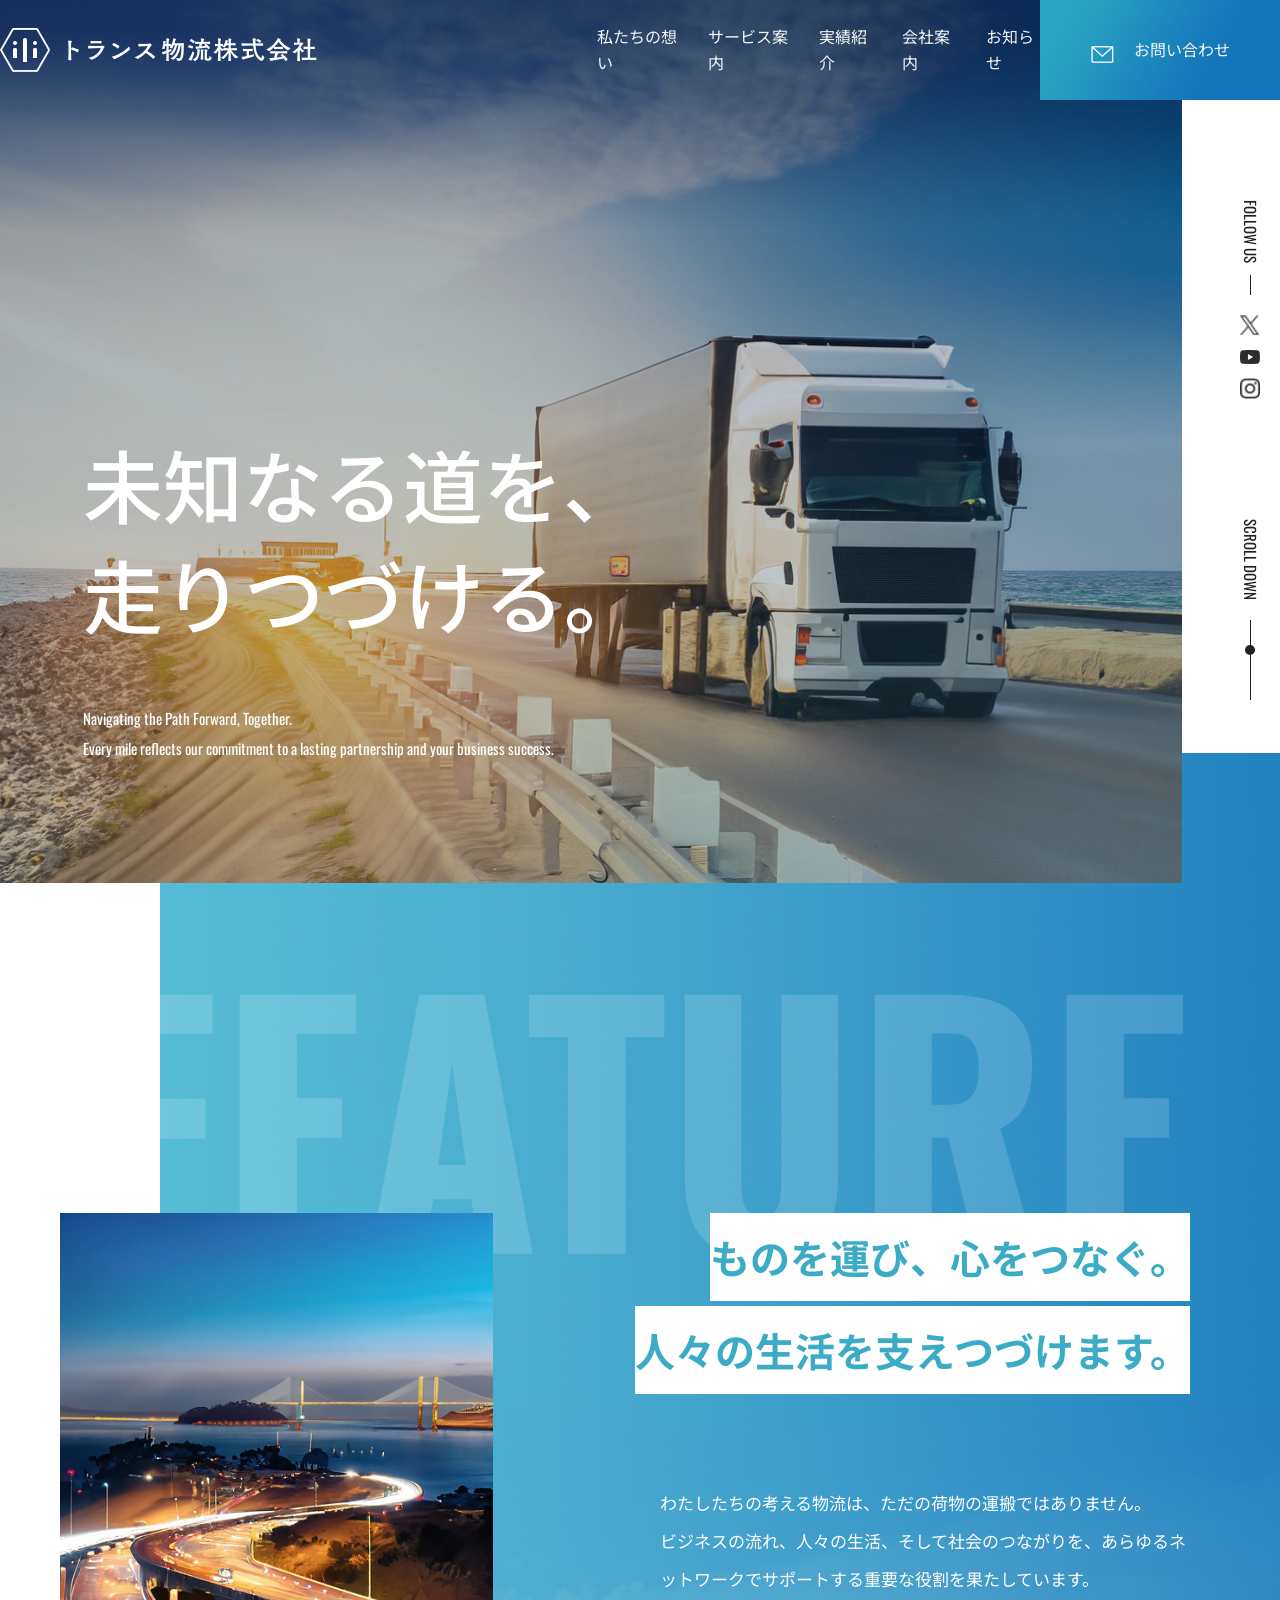
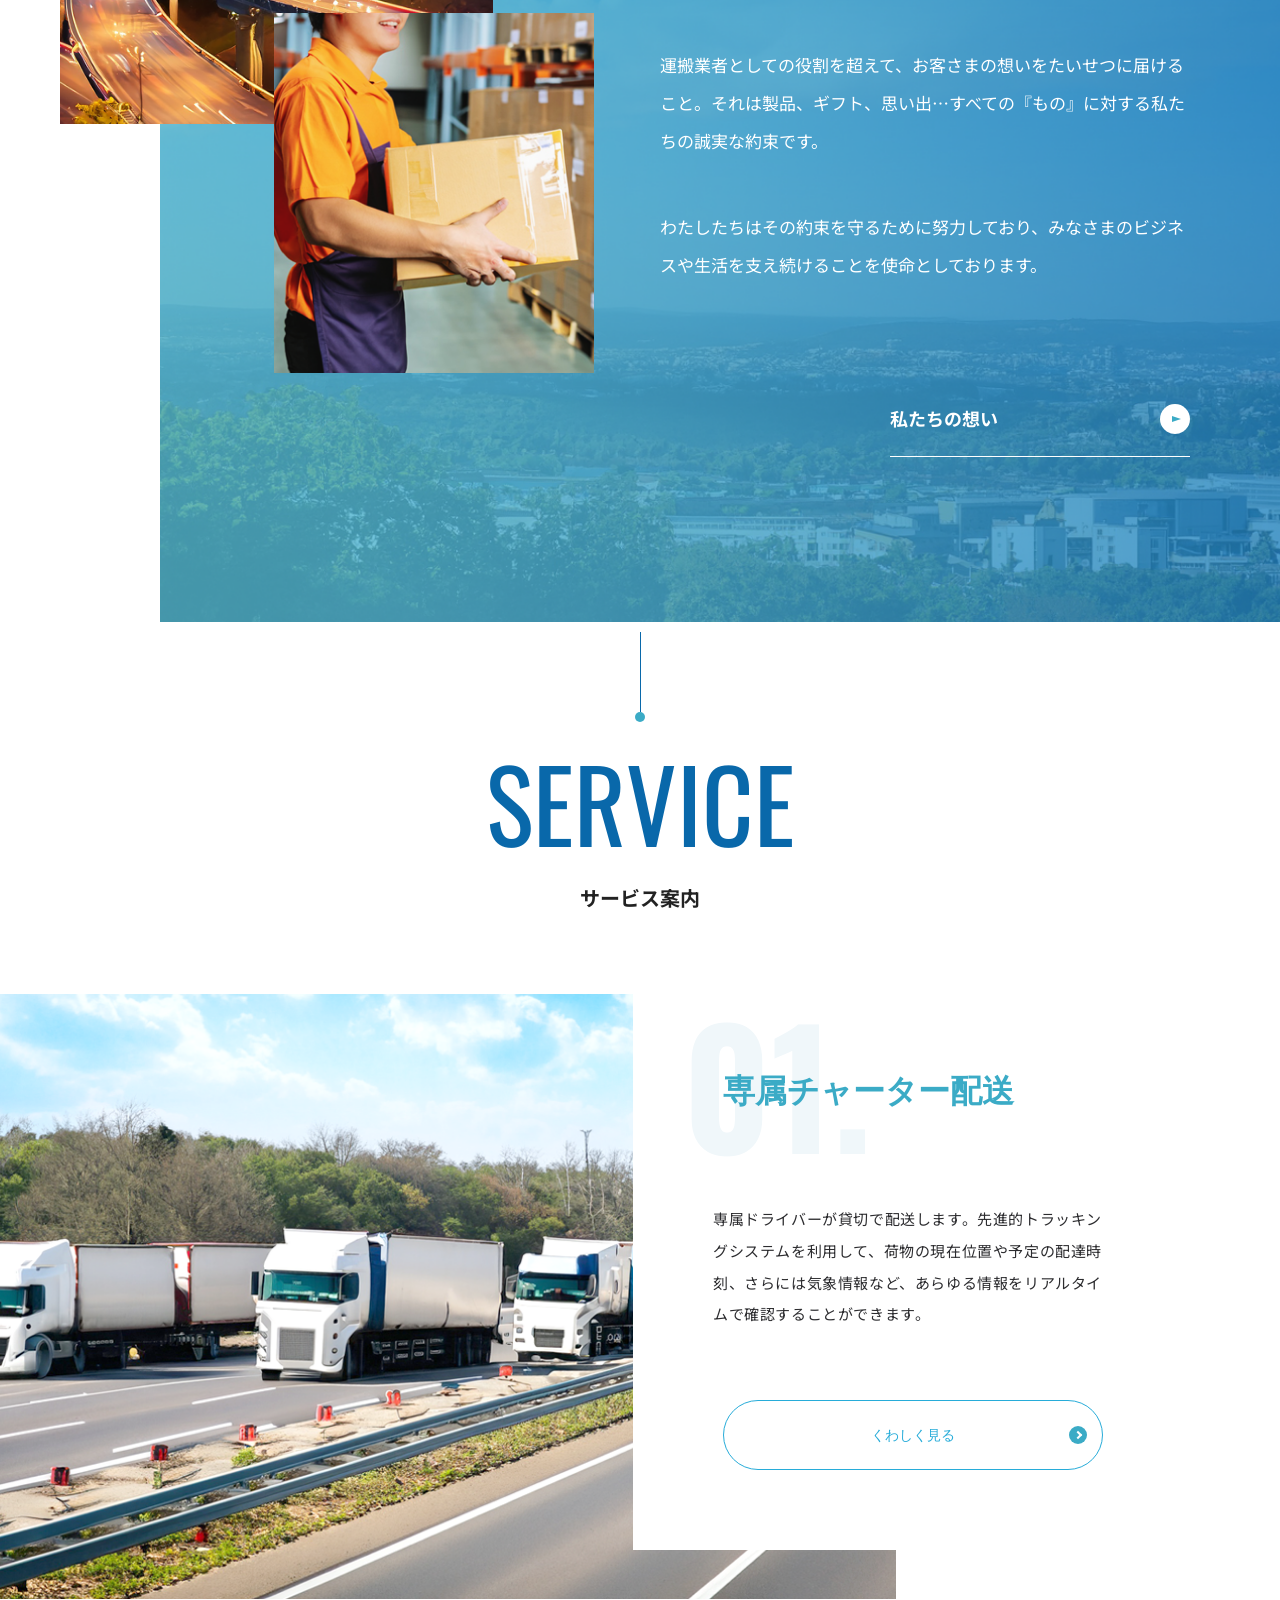
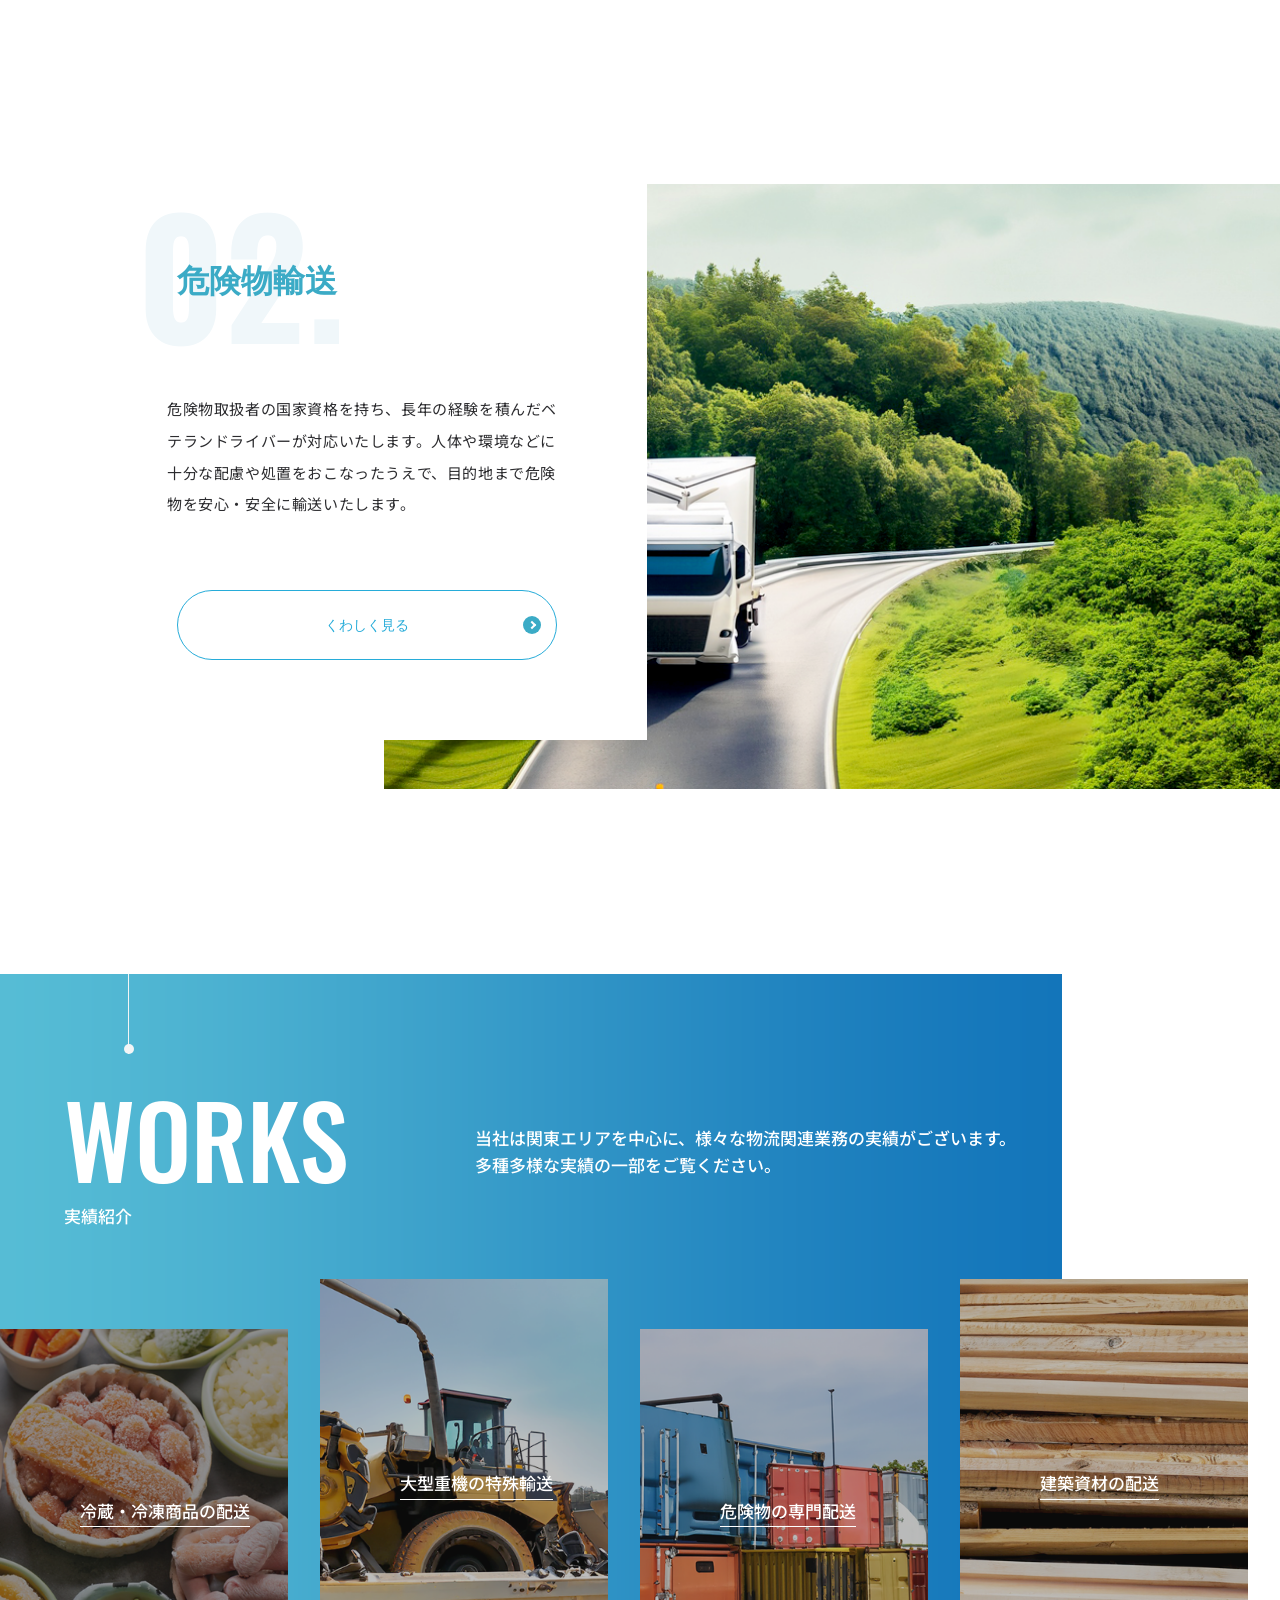
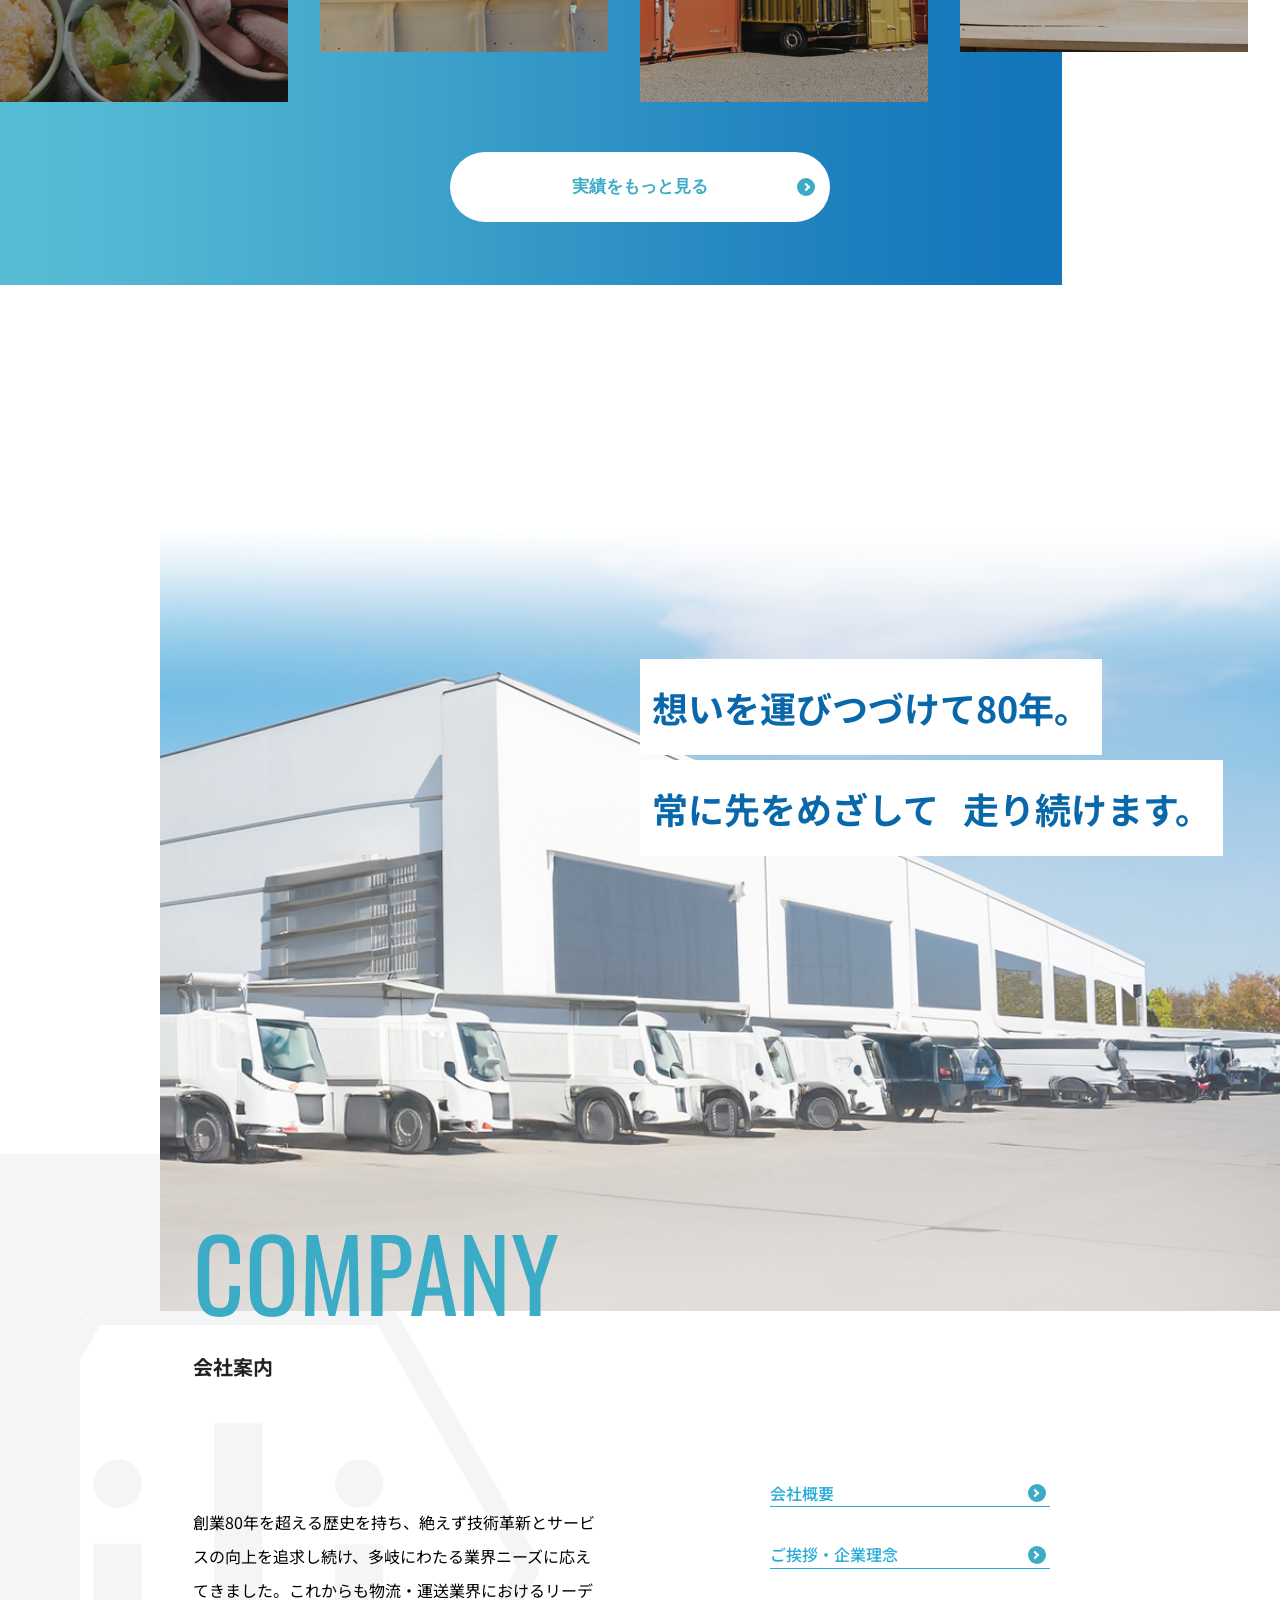
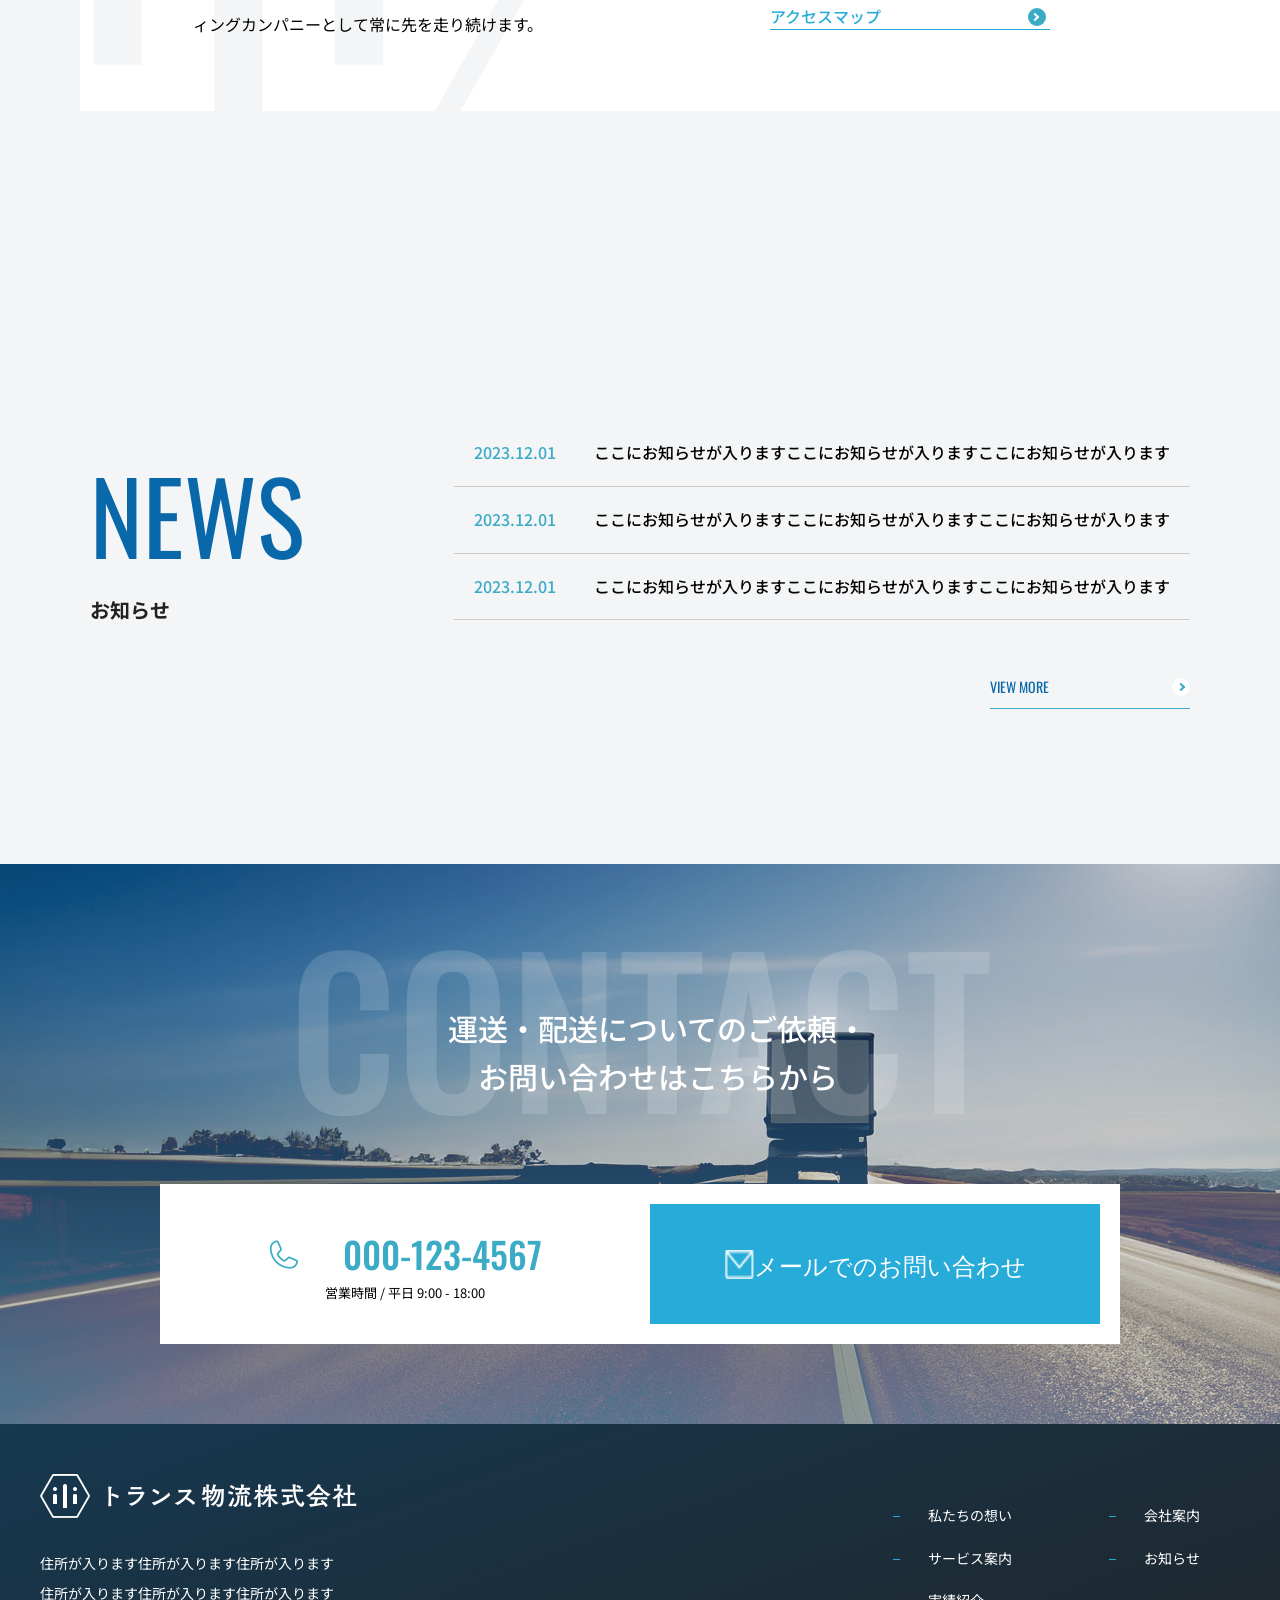
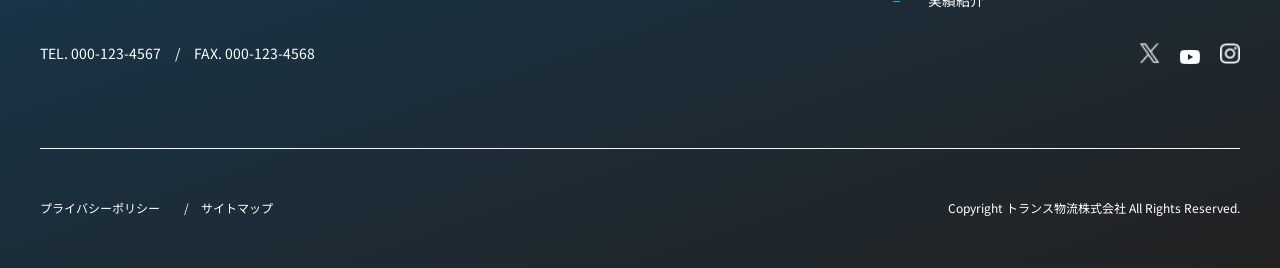
<file: index.html>
<!DOCTYPE html>
<html lang="ja">
<head>
  <meta charset="UTF-8">
  <meta name="viewport" content="width=device-width, initial-scale=1.0">
  <title>トランス物流株式会社</title>

    <link rel="icon" href="./pc_img/logo_mark.png">

    <link rel="stylesheet" href="./css/reset.css">
    <link rel="stylesheet" href="./css/style.css">

    <link rel="preconnect" href="https://fonts.googleapis.com">
<link rel="preconnect" href="https://fonts.gstatic.com" crossorigin>
<link href="https://fonts.googleapis.com/css2?family=Noto+Sans+JP:wght@100..900&family=Oswald:wght@200..700&display=swap" rel="stylesheet">

</head>
<body>

<div id="header"></div>

      <!-- ▼mainvisual -->
<main>
    <div class="mv img-zoom">
      <img src="./pc_img/visual.png" alt="">
        <div class="catch">
    <h1>未知なる道を、<br>
      走りつづける。</h1>
      <p>Navigating the Path Forward, Together.<br>
Every mile reflects our commitment to a lasting partnership <br class="break-keep">and your business success.</p>
  </div>
    </div>
    <!-- ▼sns -->
    <div class="sns_wrapper">
<div class="sns">
  <p class="follow_text">FOLLOW US</p>
  <span class="sns_line"></span>
  <div class="sns_list">
    <a href="#"><img src="./pc_img/icon_x.png" alt=""></a>
    <a href="#"><img src="./pc_img/icon_youtube.png" alt=""></a>
    <a href="#"><img src="./pc_img/icon_insta.png" alt=""></a>
  </div>
</div>
    <div class="scroll">
      <p>SCROLL DOWN</p>
      <div class="scrolldown"><span></span></div>
    </div>
  </div>

    <section id="feature" class= "feature">
    <div class="feature_inner">
      <h2 class="heading_h2 fade-up">FEATURE</h2>
    <div class="feature_img-area">
    <div class="feature_img img-zoom">
      <img src="./pc_img/img01.png" alt="">
    </div>
    <div class="feature_img img-zoom">
      <img src="./pc_img/img02.png" alt="">
    </div>
    </div>
    <div class="feature_text-area">
      <div class="feature_text">
      <p class="feature_text_lead">ものを運び、心をつなぐ。</p>
      <p class="feature_text_lead">人々の生活を支えつづけます。</p>
      </div>
    <div class="feature__sentence">
      <p class="feature__text">
                わたしたちの考える物流は、ただの荷物の運搬ではありません。<br>
                ビジネスの流れ、人々の生活、そして社会のつながりを、あらゆるネットワークでサポートする重要な役割を果たしています。
              </p>
              <p class="feature__text">
                運搬業者としての役割を超えて、お客さまの想いをたいせつに届けること。それは製品、ギフト、思い出…すべての『もの』に対する私たちの誠実な約束です。
              </p>
              <p class="feature__text">
                わたしたちはその約束を守るために努力しており、みなさまのビジネスや生活を支え続けることを使命としております。
              </p>
    </div>
                <div class="feature__btn btn-border">
              <a href="./404.html">私たちの想い</a>
            </div>
    </div>
    </div>
  </section>

          <div class="scrolldown2"><span></span></div>

              <section id="service" class="service_section">
          <h2 class="heading__h2 fade-up">SERVICE<span>サービス案内</span></h2>
      <ol class="service_list">
        <li class="service_item">
          <div class="service_img img-zoom">
            <img src="./pc_img/service_img.png" alt="">
          </div>
          <div class="service_text">
            <h3 class="heading__h3"><span>01.</span>専属チャーター配送</h3>
            <p class="service__text">
                専属ドライバーが貸切で配送します。先進的トラッキングシステムを利用して、荷物の現在位置や予定の配達時刻、さらには気象情報など、あらゆる情報をリアルタイムで確認することができます。
              </p>
              <div class="service_btn">
                <a href="./404.html" class="arrow3">くわしく見る</a>
              </div>
          </div>
        </li>
        <li class="service_item">
          <div class="service_img img-zoom">
        <img src="./pc_img/service2_img.png" alt="">
          </div>
          <div class="service_text">
              <h3 class="heading__h3"><span>02.</span>危険物輸送</h3>
            <p class="service__text">
                危険物取扱者の国家資格を持ち、長年の経験を積んだベテランドライバーが対応いたします。人体や環境などに十分な配慮や処置をおこなったうえで、目的地まで危険物を安心・安全に輸送いたします。
              </p>
              <div class="service_btn">
                <a href="./404.html" class="arrow3">くわしく見る</a>
              </div>
          </div>
        </li>
      </ol>
    </section>

        <section id="work" class="work_section">
    <div class="scrolldown3"><span></span></div>
    <div class="work_flex">
      <div class="work_heading">
    <h2 class="fade-up">WORKS</h2>
          <p>実績紹介</p>
        </div>
          <p class="work_text">当社は関東エリアを中心に、様々な物流関<br class="break-keep">連業務の実績がございます。<br>
多種多様な実績の一部をご覧ください。</p>
          </div>
          <div class="work_flex_wrap">
            <div class="work_contents work_item img-zoom">
              <img src=".//pc_img/img-w-1.png" alt="">
            <p>冷蔵・冷凍商品の配送</p>
            </div>
            <div class="work_contents img-zoom">
              <img src=".//pc_img/img-w-2.png" alt="">
            <p>大型重機の特殊輸送</p>
            </div>
            <div class="work_contents work_item img-zoom">
              <img src=".//pc_img/img-w-3.png" alt="">
            <p>危険物の専門配送</p>
          </div>
            <div class="work_contents img-zoom">
              <img src=".//pc_img/img-w-4.png" alt="">
            <p>建築資材の配送</p>
          </div>
        </div>
                  <div class="work_link">
          <a href="./404.html" class="arrow3">実績をもっと見る</a>
          </div>
    </section>

    
    <section id="company" class="company_section">
      <div class="bg_img img-zoom">
        <img src=".//pc_img/bg_company.png" alt="">
      </div>
      <div class="company_catch">
        <!-- <p>想いを運びつづけて80年。</p>
        <p>常に先をめざして</p>
        <p class="break-keep">走り続けます。</p> -->
          <span>想いを運びつづけて80年。</span><br>
          <span>常に先をめざして</span
          ><br  class="break-keep"><span>走り続けます。</span>
      </div>
      <div class="company_inner">
          <h2 class="heading__h2 fade-up">COMPANY<span>会社案内</span></h2>
          
            <div class="company_inner_contents">
                <p class="company_text">
              創業80年を超える歴史を持ち、絶えず技術革新とサービスの向上を追求し続け、多岐にわたる業界ニーズに応えてきました。これからも物流・運送業界におけるリーディングカンパニーとして常に先を走り続けます。
            </p>
              <div class="company_inner_right">
                <div class="company_flex"><a href="./404.html">会社概要</a><a href="./404.html" class="arrow2"></a></div>
                <div class="company_flex"><a href="./404.html">ご挨拶・企業理念</a><a href="./404.html" class="arrow2"></a></div>
                <div class="company_flex"><a href="./404.html">アクセスマップ</a><a href="./404.html" class="arrow2"></a></div>
              </div>
            </div>
          </div>
    </section>

            <section id="news" class="news_section">
          <div class="news_inner">
            <div class="news">
              <h2 class="heading__h2 fade-up">NEWS<span>お知らせ</span></h2>
        <div class="new_box">
           <ul class="news-list">
    <li class="item">
        <a href="./404.html">
            <p class="date">2023.12.01</p>
            <p class="title">ここにお知らせが入りますここにお知らせが入りますここにお知らせが入ります</p>
        </a>
    </li>
    <li class="item">
        <a href="./404.html">
            <p class="date">2023.12.01</p>
            <p class="title">ここにお知らせが入りますここにお知らせが入りますここにお知らせが入ります</p>
        </a>
    </li>
    <li class="item">
        <a href="./404.html">
            <p class="date">2023.12.01</p>
            <p class="title">ここにお知らせが入りますここにお知らせが入りますここにお知らせが入ります</p>
        </a>
    </li>
</ul>
        </div>

                </div>
        <div class="new_link">
        <a href="./404.html" class="arrow">VIEW MORE</a>
      </div>
      </div>
    </section>


         <section class="CONTACT_section">
      <h2 class="fade-up">CONTACT</h2>
        <div class="contact_text">
          <p>運送・配送についてのご依頼・<br>
            お問い合わせはこちらから</p>
        </div>
        <div class="contact_inner">
          <div class="contact_inner_left">
            <div class="contact_inner_left_flex">
            <img src=".//pc_img/icon_tel.png" alt="">
            <p>000-123-4567</p>
            </div>
            <p class="contact_inner_text">営業時間 / 平日 9:00 - 18:00</p>
          </div>
        <a href="./404.html" class="contact_inner_right">
          <img src="./pc_img/icon_mail.png" alt="">
            <p>メールでのお問い合わせ</p>
        </a>
      </div>
      </section>
</main>

<div id="footer"></div>

<script src="./js/jquery-3.7.1.js"></script>
<script src="./js/script.js"></script>

</body>
</html>
</file>
<file: css/style.css>
/* ==========
共通
==========*/
*,
*::before,
*::after {
  box-sizing: border-box;
}

html,
body {
  overflow-x: hidden;
}

body {
  color:#2c2c2f;
  font-family: 'Noto Serif JP', serif;
	line-height: 1.6;
	font-size: 14px;
  font-weight: 400;
}

img{
  width: 100%;
}

li{
  list-style: none;
}

a{
  color: #000;
}
.heading__h2 {
  color: #0968aa;
  font-size: 100px;
  font-family: "Oswald", sans-serif;
  text-align: center;
}
.heading__h2 span {
  display: block;
  color: #222222;
  font-weight: bold;
  font-size: 20px;
  font-family: "Noto Sans JP", sans-serif;
  text-align: center;
}
.heading__h3 {
  position: relative;
  z-index: 1;
  margin-top: -40px;
  margin-bottom: 50px;
  padding: 108px 40px 40px 40px;
  color: #3babc6;
  font-weight: bold;
  font-size: 32px;
  font-family: "Oswald", sans-serif;
}
.heading__h3 span {
  position: absolute;
  top: 0;
  left: 0;
  z-index: -1;
  color: #f0f7fa;
  font-size: 160px;
  font-family: "Oswald", sans-serif;
}
.break-keep{
  display: none;
}

@media screen and (max-width: 767px) {

.break-keep{
    display: block;
  }
}
/* ==========
header
==========*/
.burger_menu{
  display: none;
}

header {
	align-items: center;
	position: fixed;
	z-index: 1000;
	width: 100%;
}

.header.change-color{
  background-color: #1660739e;
}

header > .flex{
  display: flex;
  align-items: center;
  justify-content: space-between;
}

.flex{
  display: flex;
  flex-wrap: nowrap;
  align-items: center;
}

.flex li a{
  color: #f3f5f6;
  font-size: 16px;
  font-weight: 400;
}

.log2 img{
  width: 50%;
}
.logo{
  align-items: center;
  gap: 18px;
  justify-content: center;
}

nav{
  font-family: "Noto Sans JP";
  font-weight: 700;
  color: #f3f5f6;
  flex: 1;
  display: flex;
  justify-content: center;
}

header ul{
  gap: 30px;
  margin: 0 0 0 280px;
}

.contact{
  background-image: url(../pc_img/長方形\ 5.png);
  width: 240px;
  height: 100px;
  padding: 0;
  display: flex;
  align-items: center;
  gap: 20px;
  justify-content: center;
  z-index: 1000;
}

.contact a{
  align-items: center;
  color: #f3f5f6;
  font-family: "Noto Sans JP";
  font-size: 16px;
  font-weight: 400;
  margin: 0;
}

@media screen and (max-width: 1200px){
  
  .flex_sp_none{
    display: none;
  }
.logo {
  margin-right: 0;
}
header > .flex {
  justify-content: center;
}

  .burger_btn{
  position: absolute;
  right: 0;
  top: 0;
  }

  .menu_btn {
  background-image: url("../pc_img/btn_bg.png");
  background-size: cover;
  background-repeat: no-repeat;
	width: 70px;
	height: 70px;
	cursor: pointer;
	z-index: 9999;

	position: relative;
}
.menu_btn span {
	display: inline-block;
	position: absolute;
	width: 50%;
	height: 1px;
	background: #fff;
	transition: all .4s;
  top: 50%;
  left: 50%;
  transform: translate(-50%,-50%);
}
.menu_btn span:nth-of-type(1){
	top: 20px;
}
.menu_btn span:nth-of-type(2){
	top: 30px;
}
.menu_btn span:nth-of-type(3){
	top: 40px;
}

.burger_menu{
  display: block;
	width: 100%;
	height: 60vh;
	background-color: #3babc6;
	z-index: 999;
	position: fixed;
	top: -10000px;
	left: 0;
  }

  /* is-activeがついているとき */
.burger_menu.is-active{
  top: 0;
}
.menu_btn.is-active span:nth-of-type(1){
	transform: translate(-11px,8px)rotate(-45deg);
}
.menu_btn.is-active span:nth-of-type(2){
	display: none;
}
.menu_btn.is-active span:nth-of-type(3){
	transform: translate(-11px,-8px)rotate(45deg);
}

/* ナビ全体レイアウト */

.burger_menu{
	background-color: #0968aa;
	height: 700px;
	align-items: center;
	justify-content: center;
}
.burger_flex{
  display: flex;
  align-items: center;
  gap: 10px;
  padding: 20px 0;
}
.burger_list{
  text-align: center;
}
.burger_menu ul{
  display: inline-block;
  text-align: center;
	list-style: none;
  padding-left: 0;
  padding-bottom: 30px;
  margin: 0 auto;
}

.burger_menu ul li a{
  display: block;
  width: 300px;
  font-family: "Noto Sans JP";
  font-weight: 400;
  font-size: 17px;
  color: #f3f5f6;
  border-bottom: 0.5px solid #fff;
  padding-bottom: 15px;
  text-align: start;
}
 .arrow4{
  position: relative;
 }
.arrow4:before{
  content: '';
  width: 6px;
  height: 6px;
  border: 0;
  border-top: solid 2px #fff;
  border-right: solid 2px #fff;
  transform: rotate(45deg);
  position: absolute;
  top: 0;
  right: 0;
  bottom: 0;
  margin: auto;
}
.burger_contact{
  align-items: center;
  background-color: #fff;
  margin: 0 auto;
  width: 300px;
  height: 200px;
  padding: 20px;
}
.burger_inner img{
  width: 29px;
  height: 29px;
}
.burger_inner{
  display: flex;
  flex-wrap: nowrap;
  justify-content: center;
  gap: 20px;
  align-items: center;
  margin: 0 auto;
}
.burger_inner p{
  font-family: "Oswald", sans-serif;
  font-size: 30px;
  font-weight: bold;
  color: #3babc6;
}

.burger_text{
  color: #000;
  font-family: "Noto Sans JP", sans-serif;
  font-size: 16px;
  margin: 0 auto;
  text-align: center;
}
.burger_contact_sub{
  margin-top: 10px;
  background-color: #27acd9;
  width: 260px;
  height: 80px;
}
.burger_contact_sub p{
  color: #ffffff;
  font-size: 16px;
}
/* ハンバーガーメニューこのうえまで */
}

/* ==========
mainvisual
==========*/
.mv{
  position: relative;
  z-index: 1;
}
.mv{
  width: calc(100% - 98px);
}
.mv img{
  height: 883px;
  object-fit: cover;
}
.catch{
  position: absolute;
  bottom: 120px;
  left: 7%;
  color: #ffffff;
}
.catch h1{
  font-size: 80px;
  font-weight: 500;
  font-family: "Noto Sans JP", sans-serif;
  font-optical-sizing: auto;
  line-height: 1.375;
  margin-bottom: 55px;
}
.catch p{
  font-size: 15px;
  font-family: "Oswald", sans-serif;
  line-height: 2;
}
.break-keep{
  display: none;
}
@media screen and (max-width: 767px) {
  .mv {
    width: calc(100% - 40px);
  }
  .mv img {
    height: 608px;
    object-fit: cover;
    object-position: 65% center;
  }
  .catch {
  left: 20px;
  bottom: 20px;
}
  .catch h1 {
    font-size: 30px;
    line-height: 1.5;
    margin-bottom: 24px;
  }
  .catch p {
    font-size: 10px;
    line-height: 2;
  }
.break-keep{
  display: block;
}
}


/* ==========
sns
==========*/
.sns_wrapper{
  position: absolute;
  top: 200px;
  right: 0;
  width: 60px;
  display: flex;
  flex-direction: column;
  align-items: center;
  overflow: hidden;
}

.sns{
  width: 100%;
  display: flex;
  flex-direction: column;
  align-items: center;
}

.follow_text{
  writing-mode: vertical-rl;
  text-orientation: mixed;
  margin: 0;
  color: #222222;
  font-size: 15px;
  font-family: "Oswald", sans-serif;
  line-height: 1;
}

.sns_line{
  display: block;
  width: 1px;
  height: 20px;
  background-color: #222222;
  margin: 12px 0 20px;
}

.sns_list{
  display: flex;
  flex-direction: column;
  align-items: center;
  gap: 14px;
  margin: 0;
  padding: 0;
}

.sns_list img{
  display: block;
  width: 20px;
}

.scroll{
  width: 100%;
  display: flex;
  flex-direction: column;
  align-items: center;
  margin-top: 120px;
}

.scroll p{
  writing-mode: vertical-rl;
  text-orientation: mixed;
  margin: 0;
  color: #222222;
  font-size: 15px;
  font-family: "Oswald", sans-serif;
  line-height: 1;
}

.scrolldown{
  position: relative;
  width: 1px;
  height: 80px;
  margin-top: 20px;
  background: #222222;
}

.scrolldown:before {
  content: "";
  position: absolute;
  left: 50%;
  bottom: 45px;
  width: 10px;
  height: 10px;
  transform: translateX(-50%);
  border-radius: 50%;
  background:#222222;
  animation:
    circlemove 1.6s ease-in-out infinite,
    cirlemovehide 1.6s ease-out infinite;
}

.scrolldown:after{
  display: none;
}
@keyframes circlemove{
      0%{bottom:45px;}
     100%{bottom:-5px;}
 }

@keyframes cirlemovehide{
      0%{opacity:0}
     50%{opacity:1;}
    80%{opacity:0.9;}
  100%{opacity:0;}
 }


@media screen and (max-width: 767px) {
.sns {
  display: none;
}

  .scroll-down {
    right: -20px;
  }

  .sns_wrapper{
  top: 100px;
}
}


/* ==========
feature_新
==========*/
.feature {
  position: relative;
  margin-top: -130px;
  /* margin-bottom: 190px; */
  padding: 0 7% 0 12.5%;
}
@media screen and (min-width: 1800px) {
  .feature {
    padding: 0 7% 0 30%;
  }
}
.feature::before {
  position: absolute;
  right: 0;
  content: "";
  z-index: -1;
  width: 87.5%;
  height: 100%;
  background-image: url(..//pc_img/bg_feature.png);
  background-size: cover;
  background-repeat: no-repeat;
}

.feature_inner{
  display: flex;
  position: relative;
  max-width: 1280px;
  margin: 0 auto 0 -100px;
  padding: 460px 0 165px;
  overflow-x: visible;
}

.feature .heading_h2{
  opacity: 0.2;
  position: absolute;
  top: 100px;
  right: 0;
  color: rgba(255, 255, 255, 0.15);
  font-size: 320px;
  font-family: "Oswald", sans-serif;
  font-weight: bold;
  z-index: -1;
}

.feature_img-area{
  position: relative;
  width: 47.28%;
}

.feature_text-area{
  width: 52.71%;
}

.feature_img:first-child {
  width: 81%;
  max-width: 500px;
}
.feature_img:nth-child(2) {
  position: absolute;
  top: 400px;
  right: 0;
  width: 60%;
  max-width: 333px;
}

.feature_text{
  margin-bottom: 90px;
  color: #3babc6;
  font-size: 40px;
  text-align: right;
  font-family: "Noto Sans JP";
  font-weight:bold;
}

.feature_text_lead{
  display: inline-block;
  padding: 12px 0;
  background-color: #ffffff;
}

.feature_text_lead:first-child{
  margin-bottom: 5px;
}

.feature__sentence{
  font-family: "Noto Sans JP";
  font-weight: normal;
  font-size: 17px;
  color: #ffffff;
  max-width: 530px;
  margin-left: auto;
}

.feature__text{
  padding-bottom: 48px;
  line-height: 2.235;
}
.feature__text:last-child {
  padding-bottom: 0;
}
.btn-border {
  position: relative;
  width: 300px;
  margin-top: 120px;
  margin-left: auto;
  border-bottom: 1px solid #ffffff;
}
.btn-border a {
  display: block;
  position: relative;
  z-index: 3;
  width: 100%;
  height: 100%;
  padding-bottom: 23px;
  color: #ffffff;
  font-family: "Noto Sans JP";
  font-weight:bold;
  font-size: 18px;
}
.btn-border::before {
  position: absolute;
  right: 0;
  z-index: 2;
  width: 30px;
  height: 30px;
  border-radius: 50%;
  background-color: #ffffff;
  content: "";
}
.btn-border::after {
  position: absolute;
  right: 0;
  right: 9px;
  bottom: 34px;
  z-index: 2;
  border-top: 3px solid transparent;
  border-right: 0;
  border-bottom: 3px solid transparent;
  border-left: 9px solid #3babc6;
  border-style: solid;
  content: "";
}

@media screen and (max-width: 767px) {
.feature {
  padding: 0;
}
.feature_inner{
    flex-direction: column;
    width: 98vw;
    margin: 0 auto;
    padding: 100px 20px 80px;
}
.feature .heading_h2{
  top:120px;
  left: 10%;
  font-size: 110px;
}
  .feature_img-area {
    width: 100%;
    margin-left: auto;
    padding: 200px 20px 0;
  }
  .feature_text-area {
    width: 100%;
    margin-left: auto;
    padding: 0 20px 0 60px;
  }
  .feature_text {
    font-size: 18px;
    line-height: 1.6;
    margin-bottom: 40px;
    text-align: right;
  }

  .feature_text_lead {
    display: inline-block;
    padding: 4px 8px;
    background: #fff;
    line-height: 1.5;
  }

  .feature_text_lead:first-child {
    margin-bottom: 6px;
  }

  .feature_img:first-child {
    width: 70%;
  }
  .feature_img:nth-child(2) {
    position: static;
    width: 50%;
    margin-top: -200px;
    margin-left: auto;
  }
  .feature__sentence {
    width: 100%;
    max-width: none;
    margin-left: 0;
    padding: 0;
  }

  .feature__text {
    line-height: 2.1;
    padding-bottom: 28px;
  }

  .btn-border {
  width: 300px;
  margin: 50px auto 0;
  }
}


/* ==========
丸印
==========*/
.arrow {
  position: relative;
  display: inline-block;
  padding-left: 22px;
}
.arrow:before {
  content: '';
  width: 18px;
  height: 18px;
  background: #fff;
  border-radius: 50%;
  position: absolute;
  top: 0;
  right: 0;
  bottom: 0;
  margin: auto;
}

.arrow:after {
  content: '';
  width: 6px;
  height: 6px;
  border: 0;
  border-top: solid 2px #3babc6;
  border-right: solid 2px #3babc6;
  transform: rotate(45deg);
  position: absolute;
  top: 0;
  right: 6px;
  bottom: 0;
  margin: auto;
}



.scrolldown2{
  position:relative;
  padding-top: 100px;
  text-align: center;
}
.scrolldown2:before {
    content: "";
    position: absolute;
    bottom:0;
    left:50%;
  width:10px;
  height:10px;
  border-radius: 50%;
  background:#3babc6;
  animation:
    circlemove 1.6s ease-in-out infinite,
    cirlemovehide 1.6s ease-out infinite;
    transform: translateX(-50%);
}

@keyframes circlemove{
      0%{bottom:45px;}
     100%{bottom:-5px;}
 }

@keyframes cirlemovehide{
      0%{opacity:0}
     50%{opacity:1;}
    80%{opacity:0.9;}
  100%{opacity:0;}
 }

.scrolldown2:after{
  content:"";
  position: absolute;
  top: 50%;
  transform: translateY(-50%);
  width:1px;
  height: 80px;
  background:#0968aa;
/* センターにくる方法確認する */
}



/* ==========
service
==========*/
.service_section .heading__h2{
  margin-bottom: 80px;
}

.service_item{
  display: flex;
  position: relative;
  margin-bottom: 185px;
}

.service_item:nth-child(2) {
  flex-direction: row-reverse;
}
.service_img {
  width: 70%;
}
.service_img img {
  height: 605px;
  object-fit: cover;
}
.service_text {
  position: absolute;
  right: 6.8%;
  width: 560px;
  padding: 00px 50px 80px 50px;
  background-color: #ffffff;
}
.service_item:nth-child(2) .service_text{
  right: inherit;
  left: 6.8%;
}
.service_btn {
  display: flex;
  justify-content: center;
  align-items: center;
}

.service_btn a{
  display: block;
  width: 380px;
  height: 70px;
  border: 1px solid #27acd9;
  border-radius: 100vh;
  text-align: center;
  color: #27acd9;
  line-height: 70px;
}

.service__text{
  font-family: "Noto Sans JP";
  font-size: 15px;
  font-weight: 400;
  max-width: 400px;
  line-height: 2.125;
  letter-spacing: 0.04em;
  margin: 0 auto 70px;
}

.service_section .sb_text{
  font-family: "Noto Sans JP";
  font-weight: 500;
  font-size: 17px;
  color: #222222;
  text-align: center;
  margin-bottom: 150px;
}
@media screen and (max-width: 767px) {
  .service_section {
    padding: 0 20px;
  }

  .service_section .heading__h2 {
    font-size: 48px;
    margin-bottom: 40px;
  }

  .service_section .heading__h2 span {
    font-size: 12px;
  }

  .service_list {
    padding: 0;
    margin: 0;
  }

  .service_item {
    display: flex;
    flex-direction: column;
    margin-bottom: 60px;
  }

  .service_item:nth-child(2) {
    flex-direction: column;
  }

  .service_img {
    width: 100%;
  }

  .service_img img {
    height: 190px;
    object-fit: cover;
  }

  .service_text {
    position: static;
    width: 86%;
    margin: -35px auto 0;
    padding: 35px 22px 35px;
    background-color: #fff;
  }

  .heading__h3 {
    margin: 0 0 24px;
    padding: 28px 0 0;
    font-size: 18px;
    line-height: 1.5;
  }

  .heading__h3 span {
    top: -20px;
    left: -10px;
    font-size: 72px;
  }

  .service__text {
    max-width: none;
    margin: 0 0 30px;
    font-size: 13px;
    line-height: 2;
  }

  .service_btn a {
    width: 220px;
    height: 42px;
    line-height: 42px;
    font-size: 12px;
  }

  .arrow3:before {
    width: 16px;
    height: 16px;
    right: 12px;
  }

  .arrow3:after {
    right: 18px;
  }
    .service_item:nth-child(odd) .service_text {
    margin: -35px 0 0 0;
  }

  /* 02（偶数）→ 右寄せ */
  .service_item:nth-child(even) .service_text {
    margin: -35px 0 0 auto;
  }
}


/* ==========
丸印
==========*/
.arrow3 {
  position: relative;
  display: block;
  padding-right: 40px; /* ← アイコン分の余白 */
  padding-right: 0;
}

/* 丸 */
.arrow3:before {
  content: '';
  width: 18px;
  height: 18px;
  background: #3babc6;
  border-radius: 50%;
  position: absolute;
  top: 50%;
  right: 15px;
  transform: translateY(-50%);
}

/* 矢印 */
.arrow3:after {
  content: '';
  width: 6px;
  height: 6px;
  border-top: solid 2px #fff;
  border-right: solid 2px #fff;
  transform: translateY(-50%) rotate(45deg);
  position: absolute;
  top: 50%;
  right: 21px;
}



.scrolldown3{
  position:absolute;
  left:10%;
  padding-top: 80px;
}
.scrolldown3:before {
    content: "";
    position: absolute;
    bottom:0;
    left:-4px;
  width:10px;
  height:10px;
  border-radius: 50%;
  background:#f3f5f6;
  animation:
    circlemove 1.6s ease-in-out infinite,
    cirlemovehide 1.6s ease-out infinite;
}

@keyframes circlemove{
      0%{bottom:45px;}
     100%{bottom:-5px;}
 }

@keyframes cirlemovehide{
      0%{opacity:0}
     50%{opacity:1;}
    80%{opacity:0.9;}
  100%{opacity:0;}
 }

.scrolldown3:after{
  content:"";
  position: absolute;
  bottom:0;
  left:0;
  width:1px;
  height: 80px;
  background:#f3f5f6;
}

/* ==========
work
==========*/
.work_section{
  margin-top: 100px;
  height: 1000px;
  background: url(../pc_img/bg_work.png) no-repeat;
  background-size: 83%;
}

.work_section .work_flex{
  padding-top: 100px;
  display: flex;
  justify-content: space-around;
  align-items: center;
  margin-bottom: 50px;
}

.work_section h2{
  font-family: "Oswald", sans-serif;
  font-size: 100px;
  font-weight: 500;
  line-height: 8rem;
  color: #fff;
  text-align: left;
}

.work_section p{
  font-family: "Noto Sans JP";
  font-weight: 500;
  font-size: 17px;
  color: #ffffff;
  /* margin-right: 200px; */
}

.work_text{
  font-weight: 300;
  margin-right: 200px;
}

.work_flex_wrap{
  display: flex;
  justify-content: space-around;
  margin: 0;
}

.work_flex_wrap .work_contents img{
  width: 90%;
}

.work_contents{
  position: relative;
}

.work_contents p{
  position: absolute;
  top: 45%;
  left: 25%;
  border-bottom:1px solid #ffffff;
  padding-bottom: 2px;
}

.work_item{
  margin-top: 50px;
}

.work_section .work_link {
  max-width: 380px;
  height: 70px;
  margin: 50px auto 0;
}
.work_section .work_link a {
  display: block;
  width: 100%;
  height: 100%;
  border-radius: 70px;
  background-color: #ffffff;
  color: #3babc6;
  font-weight: bold;
  line-height: 70px;
  font-size: 17px;
  text-align: center;
}

@media screen and (max-width: 767px){
  .work_section {
    position: relative;
  }

  .scrolldown3 {
    top: 0;
    padding-top: 80px;
  }
.work_section {
  height: auto;
  background: url(../pc_img/sp/bg_work.png) no-repeat;
  background-size: cover;
  padding-bottom: 100px;
  padding: 20px 20px 100px;
}
  .work_section .work_flex {
    display: flex;
    flex-direction: column;
    align-items: flex-start;
    justify-content: flex-start;
    margin-bottom: 35px;
  }
  .work_heading,
  .work_text {
    width: 100%;
    text-align: left;
  }
.work_section h2 {
  font-size: 42px;
  line-height: 1;
}
.work_text {
  margin: 0;
}
.work_heading {
  text-align: left;
}
.work_text {
  text-align: left;
}
.work_flex_wrap {
  width: 100%;
  max-width: 100%;
  flex-direction: column;
  gap: 12px;
  align-items: center;
  margin: 0 auto;
}
.work_item{
  margin-top: 0;
}

  .work_contents {
  width: 100%;
  max-width: 100%;
  display: flex;
  justify-content: center;
  }

  .work_contents img {
    width: 100%;
    max-width: 520px;       /* 追加：必要に応じて調整 */
    height: 300px;
    object-fit: cover;
    display: block;
  }

  .work_contents p {
    width: auto;
    max-width: 90%;
    left: 50%;
    transform: translate(-50%, -50%);
    white-space: nowrap;
  }
}


/* ==========
company
==========*/

.company_section{
  margin-top: 100px;
  position: relative;
  /* background: linear-gradient(180deg, #fff 0%, #fff 50%, #c4d7d1 50%, #c4d7d1 100%); */
  background: linear-gradient(
  180deg,
  transparent 0%,
  transparent 50%,
  #f3f5f6 50%,
  #f3f5f6 100%
  );
}

.company_section .bg_img{
  z-index: 0;
  margin-left: 12.5%;
}

.bg_img img {
  height: 937px;
  -o-object-fit: cover;
  object-fit: cover;
}

.company_catch {
  position: absolute;
  top: 185px;
  left: 50%;
  color: #0968aa;
  font-family: "Noto Sans JP", sans-serif;
  font-weight: bold;
  font-size: 36px;
  line-height: 2;
}
.company_catch span {
  display: inline-block;
  margin-bottom: 5px;
  padding: 12px;
  background-color: #ffffff;
}

.company_section .heading__h2 {
  padding-left: 113px;
  color: #3babc6;
  text-align: left;
}
.company_inner {
  position: relative;
  z-index: 10;
  max-width: 1200px;
  margin-top: -220px;
  margin-left: auto;
}
.company_inner .heading__h2 span {
  text-align: left;
}
.company_inner_contents {
  display: flex;
  justify-content: space-between;
  align-items: center;
  margin-top: -72px;
  padding: 70px 12.5% 70px 113px;
  background-image: url(../pc_img/logo.png);
  background-size: auto 400px;
  background-repeat: no-repeat;
  gap: 20px;
}

.company_text{
  max-width: 405px;
  color: #000;
  font-family: "Noto Sans JP", sans-serif;
  font-size: 16px;
  font-weight: 400;
  line-height: 34px;
}

.company_inner_right{
  margin: 100px 80px;
}

.company_flex{
  display: flex;
  justify-content: space-between;
  border-bottom: solid 1px #27acd9;
  gap: 130px;
  margin-bottom: 35px;
}

.company_flex a{
  color: #27acd9;
  font-family: "Noto Sans JP", sans-serif;
  font-size: 16px;
  font-weight: 500;
}

/* company丸やじるし↓ */
.arrow2 {
  position: relative;
  display: inline-block;
  padding-left: 22px;
}
.arrow2:before {
  content: '';
  width: 18px;
  height: 18px;
  background: #3babc6;
  border-radius: 50%;
  position: absolute;
  top: 0;
  left: 0;
  bottom: 0;
  margin: auto;
}
.arrow2:after {
  content: '';
  width: 6px;
  height: 6px;
  border: 0;
  border-top: solid 2px #fff;
  border-right: solid 2px #fff;
  transform: rotate(45deg);
  position: absolute;
  top: 0;
  left: 4px;
  bottom: 0;
  margin: auto;
}

@media screen and (max-width: 767px){

  .company_inner {
    margin-top: -70px;
    margin-bottom: 60px;
    position: relative;
    z-index: 2;
    width: 88%;
    margin-left: 0;
    margin-right: auto;
    background: #fff;
  }
.company_section {
  margin-top: 20px;
  background: #fff;
}
.company_section .heading__h2 {
  position: static;
  margin: 0 0 20px;
  padding-left: 0;
  text-align: center;
  font-size: 42px;
}
.company_section .heading__h2 span {
  font-size: 14px;
  width: fit-content;
  margin-left: auto;
  margin-right: auto;
}
.company_catch {
    top: 24px;
    left: 20px;
    font-size: 18px;
    line-height: 1.7;
}
.company_catch span{
    padding: 4px 6px;
    margin-bottom: 4px;
}
.company_inner_contents {
  display: flex;
  flex-direction: column;
  align-items: stretch;
  position: static;
  padding: 40px 24px 50px;
  background-size: auto 250px;
  background-position: center 20px;
  background-repeat: no-repeat;
  padding-top: 60px;
}
  .company_text,
  .company_inner_right {
    width: 100%;
    max-width: none;
  }
    .company_flex {
    width: 100%;
    gap: 0;
    margin-bottom: 22px;
  }
.company_text {
  font-size: 13px;
  line-height: 2;
  margin-top: 40px;
}
.company_inner_right {
  margin: 32px 0 0;
}
.company_inner_contents p{
  text-align: left;
  margin: 0 auto;
}

  .bg_img {
    margin-left: 10%;
  }
  
    .bg_img img {
    width: 100%;
    height: 500px;
    object-fit: cover;
  }
}

/* ==========
news
==========*/
.news_section{
  padding: 185px 0 155px 0;
  background: #f3f5f6;
}

.news_inner{
  max-width: 1100px;
  margin: 0 auto;
}

.news{
	display: flex;
  justify-content: space-between;
}
.news .heading__h2 {
  padding-top: 14px;
  text-align: left;
}
.news .heading__h2 span {
  text-align: left;
}

.news p{
  color: #000;
  font-family: "Noto Sans JP", sans-serif;
  font-size: 16px;
  font-weight: 500;
}
.news-list{
  list-style: none outside;
  /* margin: 0;
  padding: 0; */
  width: 100%;
  max-width: 800px;
}
.news-list .item a{
  display: flex;
  flex-wrap: wrap;
  flex-wrap: nowrap;
  text-decoration: none;
  color: #3f342e;
  border-bottom: 1px solid #CCC;
  padding: 20px 20px;
}

.news-list .item .date{
  margin: 0;
  min-width: 120px;
  font-size: 16px;
  color: #3babc6;
  padding: 0 20px 0 0;
}
.news-list .item .title{
  margin: 0;
  width: 100%;
}
.news-list .item a:hover .title{
  color: #2c2c2f;
}

a{
  text-decoration: none;
}

.new_link{
  margin-left: auto;
  position: relative;
  max-width: 200px;
  margin-top: 40px;
  border-bottom: 1px solid #3babc6;
  line-height: 3;
}

.new_link .arrow{
  padding-left: 0;
  /* margin-right: 70px; */
}

.new_link a{
  display: block;
  font-family: "Oswald", sans-serif;
  font-weight: 400;
  font-size: 14px;
  color: #0968aa;
}

@media screen and (max-width: 767px){
.news_section {
  text-align: center;
  margin: 0 auto;
  z-index: 1000;
  padding: 10px 20px 80px;
  }
.news{
  flex-direction: column;
  margin-top: 100px;
}
.news .heading__h2 {
  font-size: 48px;
  text-align: center;
}
.news .heading__h2 span{
  text-align: center;
}

.news-list .item{
  text-align: left;
}

.news-list .item a{
  flex-direction: column;
}
.news-list .item .date{
  min-width: 100px;
}
.news-list .item .title{
  margin-top: 10px;
}
.new_link{
  margin-left: auto;
}
}

/* ==========
CONTACT
==========*/
.CONTACT_section{
  width: 100%;
  background-image: url(../pc_img/bg_contact.png);
  background-repeat: no-repeat;
  background-size: auto;
  position: relative;
  padding-bottom: 80px;
}

.CONTACT_section h2{
  font-size: 200px;
  font-weight: 500;
  font-family: "Oswald", sans-serif;
  color: rgba(255, 255, 255, 0.15);
  opacity: 0.2;
  text-align: center;
  height: 50%;
  z-index: 0;
}

.CONTACT_section .contact_text{
  color: #fff;
  font-family: "Noto Sans JP", sans-serif;
  font-size: 30px;
  font-weight: 500;
  text-align: center;
  z-index: 200;
  position: absolute;
  top: 25%;
  left: 35%;
}

.contact_inner{
  display: flex;
  justify-content: center;
  gap: 20px;
  align-items: center;
  background-color: #fff;
  margin: 0 auto;
  max-width: 960px;
  height: 160px;
  padding: 20px;
}

.contact_inner_left{
  text-align: center;
  width: calc(100% - 460px);
}

.CONTACT_section .contact_inner .contact_inner_left .contact_inner_left_flex{
  display: flex;
  justify-content: center;
  gap: 10%;
  align-items: center;
  margin: 0 auto;
  max-width: 100%;
}


.contact_inner_left img{
  width: 29px;
  height: 29px;
}

.contact_inner_left .contact_inner_left_flex p{
  font-size: 36px;
  font-weight: 500;
  font-family: "Oswald", sans-serif;
  color: #3babc6;
}

.contact_inner_left p{
  color: #000;
  font-family: "Noto Sans JP", sans-serif;
  font-size: 13px;
}

.contact_inner_right{
  display: flex;
  flex-wrap: nowrap;
  justify-content: center;
  background-color: #27acd9;
  width: 460px;
  height: 120px;
  margin: auto;
  position: relative;
  align-items: center;
}

.contact_inner_right img{
  width: 29px;
  height: 29px;
}

.contact_inner_right img::before{
  content: "";
  width: 50px;
  height: 50px;
  background-color: #3babc6;
  position: absolute;
  top: 0;
}

.contact_inner_right p{
  color: #fff;
  font-family: "Oswald", sans-serif;
  font-size: 24px;
}
@media screen and (max-width: 767px){

.CONTACT_section {
  width: 100%;
  height: 620px;
  object-position: bottom 100px right 600px;
  object-fit: cover;
padding-top: 30px;
  }
  .CONTACT_section h2 {
  font-size: 110px;
  }
  .CONTACT_section .contact_text{
  position: static;
  margin-top: -130px;
  }
  .contact_inner {
  flex-direction: column;
  max-width: 360px;
  height: 200px;
  margin-top: 100px;
  margin-bottom: 50px;
}
.contact_inner_left{
  text-align: center;
  width:100%;
}
.contact_inner_text{
  margin-left: 10%;
}
.contact_inner_right{
  width: 320px;
  height: 80px;
  margin: 0 auto 0;
}
}

/* ==========
footer
==========*/
footer{
background: linear-gradient(to bottom right, #163850, #222222);
}

.footer{
  display: flex;
  justify-content: space-between;
  max-width: 1200px;
  margin: 0 auto;
  padding: 50px 0;
  position: relative;
}

.footer::after{
  content: "";
  position: absolute;
  top: 100%;
  width: 100%;
  height: 0.1px;
  background-color: #f3f5f6;
}

.log2 img{
  width: 50%;
}
.footer_logo{
  gap: 18px;
  display: flex;
  align-items: center;
}

.footer_text{
  margin-top: 30px;
}

.footer_text p{
  color: #fff;
  font-family: "Noto Sans JP", sans-serif;
  font-size: 14px;
  font-weight: 400;
  line-height: 30px;
  margin-bottom: 30px;
}

.footer_right{
  max-width: 332px;
  /* margin-left: auto; */
}

.footer_nav_list{
  display: flex;
  flex-wrap: wrap;
  justify-content: space-between;
  width: 100%;
  padding: 30px 0;

    row-gap: 20px;
}
.footer_nav_list li{
  position: relative;
  width: calc(50% - 50px);
  padding-left: 20px;
}

.footer_list ul li::before{
  content: "";
  display: inline-block;
  background-color: #27acd9;
  width: 7px;
  height: 1px;
  position:absolute;
  top:12px;
  left:-15px;
  z-index: 1000;
}

.footer_list a{
  color: #fff;
  font-family: "Noto Sans JP", sans-serif;
  font-size: 14px;
  font-weight: 400;
}

.footer_sns img{
  width: 20px;
  /* height: 20px; */
} 

.footer_sns{
  display: flex;
  justify-content: end;
  align-items: stretch;
  gap: 20px;
}

.footer_sns a{
  text-decoration: none;
}

.footer_Copyright{
  display: flex;
  justify-content: space-between;
  max-width: 1200px;
  margin: 0 auto;
  padding: 50px 0;
}

.footer_Copyright p{
  color: #fff;
  font-family: "Noto Sans JP", sans-serif;
  font-size: 12px;
  font-weight: 400;
}

.footer_Copyright small{
  color: #fff;
  font-family: "Noto Sans JP", sans-serif;
  font-size: 12px;
  font-weight: 400;
}


@media screen and (max-width: 1200px){
  img {
    width: 100%;
  }

.footer{
  flex-direction: column;
}
.footer_logo{
  justify-content: center;
}
.footer_left{
  border-bottom:1px solid #ffffff;
  width: 100%;
  text-align: center;
}
.footer_right{
    padding-top: 60px;
    border-top: 1px solid #ffffff;
    /* text-align: center; */
    margin: 0 auto;
}
.footer_sns {
  justify-content: center;
  padding-top: 50px;
  }
.footer_Copyright{
  flex-direction: column;
  text-align: center;
  }
.footer_Copyright p{
  padding-bottom: 50px;
  border-bottom:1px solid #ffffff;
}
.footer_Copyright small{
  padding-top: 50px;
}
}

/* =====================
  404 PAGE
===================== */

:root {
  --color-cyan: #27acd9;
  --color-cyan-light: #3babc6;
  --color-white: #ffffff;
}

.page-404 main {
  min-height: 100vh;
  padding-top: 100px;
  position: relative;
  overflow: hidden;
  display: flex;
  align-items: center;
  justify-content: center;
  background: linear-gradient(160deg, #0d2340 0%, #1a3a5c 40%, #0d2340 100%);
}

.page-404 .bg-visual {
  position: absolute;
  inset: 0;
  background: linear-gradient(160deg, #0d2340 0%, #1a3a5c 40%, #0d2340 100%);
  z-index: 0;
}

.page-404 .road-lines {
  position: absolute;
  inset: 0;
  z-index: 1;
  overflow: hidden;
}

.page-404 .road-line {
  position: absolute;
  bottom: -20px;
  width: 4px;
  background: linear-gradient(to top, var(--color-cyan), transparent);
  animation: roadLine 3s ease-in-out infinite;
}

.page-404 .road-line:nth-child(1) { left: 15%; height: 35%; animation-delay: 0s; opacity: 0.3; }
.page-404 .road-line:nth-child(2) { left: 30%; height: 55%; animation-delay: 0.5s; opacity: 0.2; }
.page-404 .road-line:nth-child(3) { left: 50%; height: 70%; animation-delay: 1s; opacity: 0.4; }
.page-404 .road-line:nth-child(4) { left: 65%; height: 45%; animation-delay: 1.5s; opacity: 0.2; }
.page-404 .road-line:nth-child(5) { left: 80%; height: 60%; animation-delay: 0.8s; opacity: 0.3; }

.page-404 .accent-bar {
  position: absolute;
  top: 0;
  right: 0;
  width: 8px;
  height: 100%;
  background: var(--color-cyan);
  z-index: 2;
}

.page-404 .error-content {
  position: relative;
  z-index: 10;
  text-align: center;
  padding: 60px 40px;
}

.page-404 .error-label {
  font-size: 11px;
  letter-spacing: 0.3em;
  text-transform: uppercase;
  color: var(--color-cyan);
  margin-bottom: 20px;
}

.page-404 .error-number {
  font-family: "Oswald", sans-serif;
  font-size: clamp(120px, 18vw, 200px);
  font-weight: 700;
  color: transparent;
  -webkit-text-stroke: 2px rgba(255, 255, 255, 0.25);
  line-height: 1;
  position: relative;
  margin-bottom: -20px;
}

.page-404 .error-number::after {
  content: "404";
  position: absolute;
  inset: 0;
  color: var(--color-white);
  -webkit-text-stroke: 0;
  clip-path: polygon(0 0, 100% 0, 100% 45%, 0 55%);
}

.page-404 .divider-line {
  width: 60px;
  height: 3px;
  background: var(--color-cyan);
  margin: 32px auto;
}

.page-404 .error-title-ja {
  font-size: 28px;
  font-weight: 700;
  color: #fff;
  margin-bottom: 16px;
  line-height: 1.6;
}

.page-404 .error-desc {
  font-size: 14px;
  color: rgba(255, 255, 255, 0.75);
  line-height: 2;
  max-width: 500px;
  margin: 0 auto 48px;
}

.page-404 .btn-group {
  display: flex;
  gap: 16px;
  justify-content: center;
}

.page-404 .btn-primary,
.page-404 .btn-secondary {
  display: inline-flex;
  align-items: center;
  gap: 10px;
  padding: 16px 36px;
  font-size: 14px;
  letter-spacing: 0.1em;
  transition: 0.3s ease;
}

.page-404 .btn-primary {
  background: var(--color-cyan);
  color: #fff;
}

.page-404 .btn-secondary {
  color: #fff;
  border: 1px solid rgba(255,255,255,0.4);
}

.page-404 .btn-primary:hover,
.page-404 .btn-secondary:hover {
  transform: translateY(-3px);
}

/* =========================
  fade-up（下からふわっと）
========================= */
.fade-up {
  opacity: 0;
  transform: translateY(50px);
  transition: opacity 1.2s ease, transform 1.2s ease;
  transition-delay: 0.2s;
}

.fade-up.is-show {
  opacity: 1;
  transform: translateY(0);
}


/* =========================
  img-zoom（少しズーム）
========================= */
.img-zoom {
  opacity: 0;
  transform: scale(1.08);
  transition: opacity 1.2s ease, transform 1.2s ease;
  transition-delay: 0.2s;
}

.img-zoom.is-show {
  opacity: 1;
  transform: scale(1);
}


/* =========================
  ボタン矢印ホバー
========================= */
.arrow3::before,
.arrow3::after {
  transition: right 0.3s ease;
}

.arrow3:hover::before {
  right: 10px;
}

.arrow3:hover::after {
  right: 16px;
}

.btn-border::before,
.btn-border::after,
.arrow2::before,
.arrow2::after,
.arrow::before,
.arrow::after {
  transition: right 0.3s ease, left 0.3s ease;
}

/* FEATURE */
.btn-border:hover::before {
  right: -6px;
}

.btn-border:hover::after {
  right: 3px;
}

/* COMPANY */
.company_flex:hover .arrow2::before {
  left: 6px;
}

.company_flex:hover .arrow2::after {
  left: 10px;
}

/* NEWS */
.new_link:hover .arrow::before {
  right: -6px;
}

.new_link:hover .arrow::after {
  right: 0;
}

/* ===== CONTACT animation ===== */
.contact_inner_right {
  transition: all 0.3s ease;
}

.contact_inner_right:hover {
  transform: translateY(-4px);
  box-shadow: 0 8px 20px rgba(0,0,0,0.15);
}


/* * {
  outline: 1px solid red;
} */
</file>
